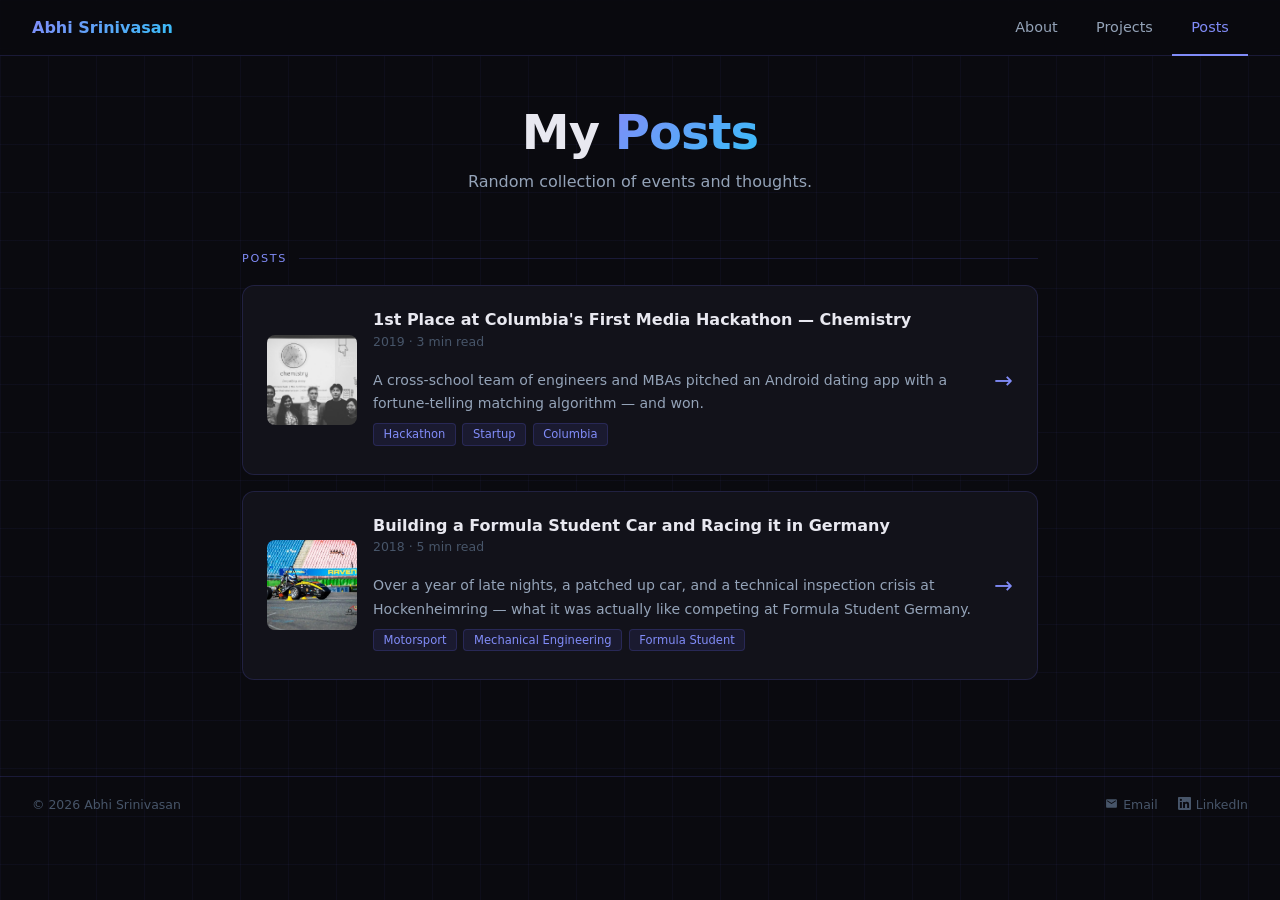
<file: blogs.html>
<!DOCTYPE html>
<html lang="en">
<head>
  <meta charset="UTF-8"/>
  <meta name="viewport" content="width=device-width, initial-scale=1.0"/>
  <title>Abhi Srinivasan – Posts</title>
  <link rel="stylesheet" href="style.css"/>
</head>
<body>

<nav>
  <a class="nav-brand" href="index.html">Abhi Srinivasan</a>
  <div class="nav-tabs">
    <a class="tab-btn" href="index.html">About</a>
    <a class="tab-btn" href="projects.html">Projects</a>
    <a class="tab-btn active" href="blogs.html">Posts</a>
  </div>
</nav>

<!-- BLOG LIST VIEW -->
<div class="page" id="blog-list">
  <div class="hero">
    <h1>My <span>Posts</span></h1>
    <p>Random collection of events and thoughts.</p>
  </div>

  <section>
    <div class="section-title">Posts</div>

    <!-- =============================================
         TO ADD A NEW BLOG POST:
         1. Copy one blog-card div below
         2. Update the data-id, title, date, summary
         3. Add matching post content in the #blog-post section at the bottom
         ============================================= -->

    <div class="blog-card" onclick="openPost('post-hackathon')">
      <div class="blog-card-inner">
        <img src="img/columbia_hackathon.jpg" alt="" class="blog-thumb"/>
        <div class="blog-card-heading">
          <div class="proj-title">1st Place at Columbia's First Media Hackathon — Chemistry</div>
          <div class="proj-meta">2019 · 3 min read</div>
        </div>
        <p class="blog-summary">A cross-school team of engineers and MBAs pitched an Android dating app with a fortune-telling matching algorithm — and won.</p>
        <div class="tag-row">
          <span class="tag">Hackathon</span><span class="tag">Startup</span><span class="tag">Columbia</span>
        </div>
        <div class="blog-arrow">→</div>
      </div>
    </div>

    <div class="blog-card" onclick="openPost('post-fsg')">
      <div class="blog-card-inner">
        <img src="img/fsg_pegasus.jpeg" alt="" class="blog-thumb"/>
        <div class="blog-card-heading">
          <div class="proj-title">Building a Formula Student Car and Racing it in Germany</div>
          <div class="proj-meta">2018 · 5 min read</div>
        </div>
        <p class="blog-summary">Over a year of late nights, a patched up car, and a technical inspection crisis at Hockenheimring — what it was actually like competing at Formula Student Germany.</p>
        <div class="tag-row">
          <span class="tag">Motorsport</span><span class="tag">Mechanical Engineering</span><span class="tag">Formula Student</span>
        </div>
        <div class="blog-arrow">→</div>
      </div>
    </div>

  </section>
</div>

<!-- BLOG POST VIEW (hidden by default) -->
<div class="page" id="blog-post" style="display:none;">
  <button class="back-btn" onclick="closePost()">← Back to Posts</button>

  <article id="post-content"></article>

  <div class="post-nav">
    <button class="post-nav-btn" id="btn-prev" onclick="navigatePost(-1)">← Previous</button>
    <button class="post-nav-btn" id="btn-next" onclick="navigatePost(1)">Next →</button>
  </div>
</div>

<!-- POST CONTENT TEMPLATES -->
<template id="post-hackathon">
  <div class="post-header">
    <div class="role">2019 · 3 min read</div>
    <h1>1st Place at Columbia's First <span>Media Hackathon</span></h1>
    <div class="tag-row" style="justify-content:center;margin-top:1rem;">
      <span class="tag">Hackathon</span><span class="tag">Startup</span><span class="tag">Columbia</span>
    </div>
  </div>
  <div class="post-body">
    <img src="img/columbia_hackathon.jpg" alt="Chemistry team at Columbia Hackathon" style="width:100%;border-radius:12px;margin-bottom:1.5rem;"/>

    <p>Columbia Business School and SEAS co-hosted their first Media Hackathon, bringing together students from across the university to pitch media and tech products in 24 hours. Our team — William Baek, Jamie Kim, and Maxwell Schilling from CBS, and Vigneswari M and I from SEAS — won 1st place in the Media category.</p>

    <h2>The Idea: Chemistry</h2>
    <p>We built <strong>Chemistry</strong> — a dating app aimed at South Asian and East Asian women in their mid-20s to early-30s who are looking for serious relationships, not just casual matches. The core insight was that existing dating apps felt culturally misaligned for this demographic: too casual, lacking privacy controls, and disconnected from community norms around matchmaking.</p>
    <p>Our tagline: <em>Demystifying destiny.</em></p>

    <h2>The Matching Algorithm</h2>
    <p>The differentiator was a fortune-telling-inspired matching algorithm — leaning into the cultural familiarity with astrology and destiny-based compatibility rather than fighting it. The idea was to wrap a data-driven compatibility engine in a narrative that felt familiar and trustworthy to the target user.</p>

    <h2>What We Built Around It</h2>
    <p>Beyond the algorithm hook, we designed the product around three real pain points:</p>
    <ul>
      <li><strong>Safety:</strong> Automatic message scanning to flag and prompt reporting of suspicious behavior, plus a no-show reporting feature for ghost dates.</li>
      <li><strong>Privacy:</strong> Age shown as a range, first-name-only display, and two-way confirmation before direct messaging.</li>
      <li><strong>Trust:</strong> Identity verification through Facebook, first-degree-of-separation filtering, and phone number verification.</li>
    </ul>

    <h2>Market Framing</h2>
    <p>We positioned Chemistry at the intersection of the $36B mystical services market and the $12B online dating market — both growing, and almost entirely untouched by the same product. The go-to-market was tight: a specific, underserved user who was already spending in both categories.</p>

    <h2>Takeaway</h2>
    <p>The cross-school collaboration was the real win. Having CBS teammates who could think through business model, user acquisition, and pitch narrative alongside SEAS engineers who could speak to technical feasibility made the pitch feel complete. It was a good reminder that the best hackathon teams aren't the most homogeneous — they're the most complementary.</p>
  </div>
</template>

<template id="post-fsg">
  <div class="post-header">
    <div class="role">2018 · 5 min read</div>
    <h1>Building a Formula Student Car and <span>Racing it in Germany</span></h1>
    <div class="tag-row" style="justify-content:center;margin-top:1rem;">
      <span class="tag">Motorsport</span><span class="tag">Mechanical Engineering</span><span class="tag">Formula Student</span>
    </div>
  </div>
  <div class="post-body">
    <img src="img/fsg_pegasus.jpeg" alt="Pegasus Racing at Formula Student Germany, Hockenheimring" style="width:100%;border-radius:12px;margin-bottom:1.5rem;"/>

    <p>I joined <strong>Pegasus Racing</strong> — my college's Formula Student team — in July 2015, not really knowing what I was getting into. What followed was over a year of working on a car from 7 to 11 pm almost every day after class, learning more in that workshop than I did in any lecture hall.</p>

    <p>Formula Student is a student engineering competition where teams design, build, and race a small open-wheel car. Every year we'd start from scratch (or close to it), targeting improvements in weight, performance, and reliability over the previous season. About 25 core members would start each year — and by the time competition season rolled around, more than half had dropped out, unable to juggle the hours with their coursework. I stayed.</p>

    <h2>Formula Student Germany at Hockenheimring</h2>
    <p>The season culminated at <strong>Formula Student Germany</strong> — one of the biggest FSG events in the world, held at the Hockenheimring circuit. Getting there was surreal. Competing on a track that hosts professional motorsport, against teams from universities across Europe and beyond, with a car we'd built by hand.</p>

    <p>But before you race, you have to pass Technical Inspection — and TI is brutal. Every system on the car has to meet strict regulations, and the scrutineers know exactly what they're looking for. We hit a wall early: the head restraint had to be repositioned to satisfy the PERCY template (a safety check for driver head protection), which meant the air intake — mounted just behind the driver's head — would have to move too. Repositioning the intake mid-event is a major rework job, and we were already tight on time.</p>

    <p>We spent a couple of hours in the paddock going through alternatives. Could we adjust the seat position? Modify the roll hoop mounting? Shim the restraint? Eventually we found an approach that satisfied the template geometry without touching the intake — a combination of minor adjustments that weren't obvious individually but worked together. The scrutineer signed it off and we made it through.</p>

    <h2>What I Took Away</h2>
    <p>The technical skills — CAD, FEA, fabrication — were valuable, but the bigger lessons were about how engineering actually works under pressure. Designs look clean in Solidworks. They rarely look clean at 10 pm in a paddock with a scrutineer waiting. The ability to look at a problem from a different angle when the obvious solution is off the table is something I didn't fully appreciate until I had to do it for real.</p>

    <p>Three years on a racing team also taught me something about commitment. The attrition wasn't because people weren't capable — it was because the work was relentless and the rewards were slow. Learning to stay engaged through that grind, and to find genuine satisfaction in the process rather than just the result, has been useful in almost everything I've done since.</p>
  </div>
</template>

<script>
  const POST_ORDER = ['post-hackathon', 'post-fsg'];
  let currentPostIndex = -1;

  function openPost(id) {
    const tpl = document.getElementById(id);
    if (!tpl) return;
    currentPostIndex = POST_ORDER.indexOf(id);
    document.getElementById('post-content').innerHTML = tpl.innerHTML;
    document.getElementById('blog-list').style.display = 'none';
    document.getElementById('blog-post').style.display = 'block';
    updateNavButtons();
    window.scrollTo(0, 0);
  }

  function closePost() {
    document.getElementById('blog-post').style.display = 'none';
    document.getElementById('blog-list').style.display = 'block';
    window.scrollTo(0, 0);
  }

  function navigatePost(direction) {
    const next = currentPostIndex + direction;
    if (next >= 0 && next < POST_ORDER.length) openPost(POST_ORDER[next]);
  }

  function updateNavButtons() {
    document.getElementById('btn-prev').style.visibility = currentPostIndex > 0 ? 'visible' : 'hidden';
    document.getElementById('btn-next').style.visibility = currentPostIndex < POST_ORDER.length - 1 ? 'visible' : 'hidden';
  }
</script>

<footer>
  <span class="footer-copy">© 2026 Abhi Srinivasan</span>
  <div class="footer-links">
    <a href="mailto:abhinandan96is@gmail.com"><svg xmlns="http://www.w3.org/2000/svg" width="13" height="13" viewBox="0 0 24 24" fill="currentColor" style="vertical-align:-1px;margin-right:5px;"><path d="M20 4H4c-1.1 0-2 .9-2 2v12c0 1.1.9 2 2 2h16c1.1 0 2-.9 2-2V6c0-1.1-.9-2-2-2zm0 4-8 5-8-5V6l8 5 8-5v2z"/></svg>Email</a>
    <a href="https://www.linkedin.com/in/abhinandan14/" target="_blank"><svg xmlns="http://www.w3.org/2000/svg" width="13" height="13" viewBox="0 0 24 24" fill="currentColor" style="vertical-align:-1px;margin-right:5px;"><path d="M20.447 20.452h-3.554v-5.569c0-1.328-.027-3.037-1.852-3.037-1.853 0-2.136 1.445-2.136 2.939v5.667H9.351V9h3.414v1.561h.046c.477-.9 1.637-1.85 3.37-1.85 3.601 0 4.267 2.37 4.267 5.455v6.286zM5.337 7.433a2.062 2.062 0 0 1-2.063-2.065 2.064 2.064 0 1 1 2.063 2.065zm1.782 13.019H3.555V9h3.564v11.452zM22.225 0H1.771C.792 0 0 .774 0 1.729v20.542C0 23.227.792 24 1.771 24h20.451C23.2 24 24 23.227 24 22.271V1.729C24 .774 23.2 0 22.222 0h.003z"/></svg>LinkedIn</a>
  </div>
</footer>

</body>
</html>
</file>
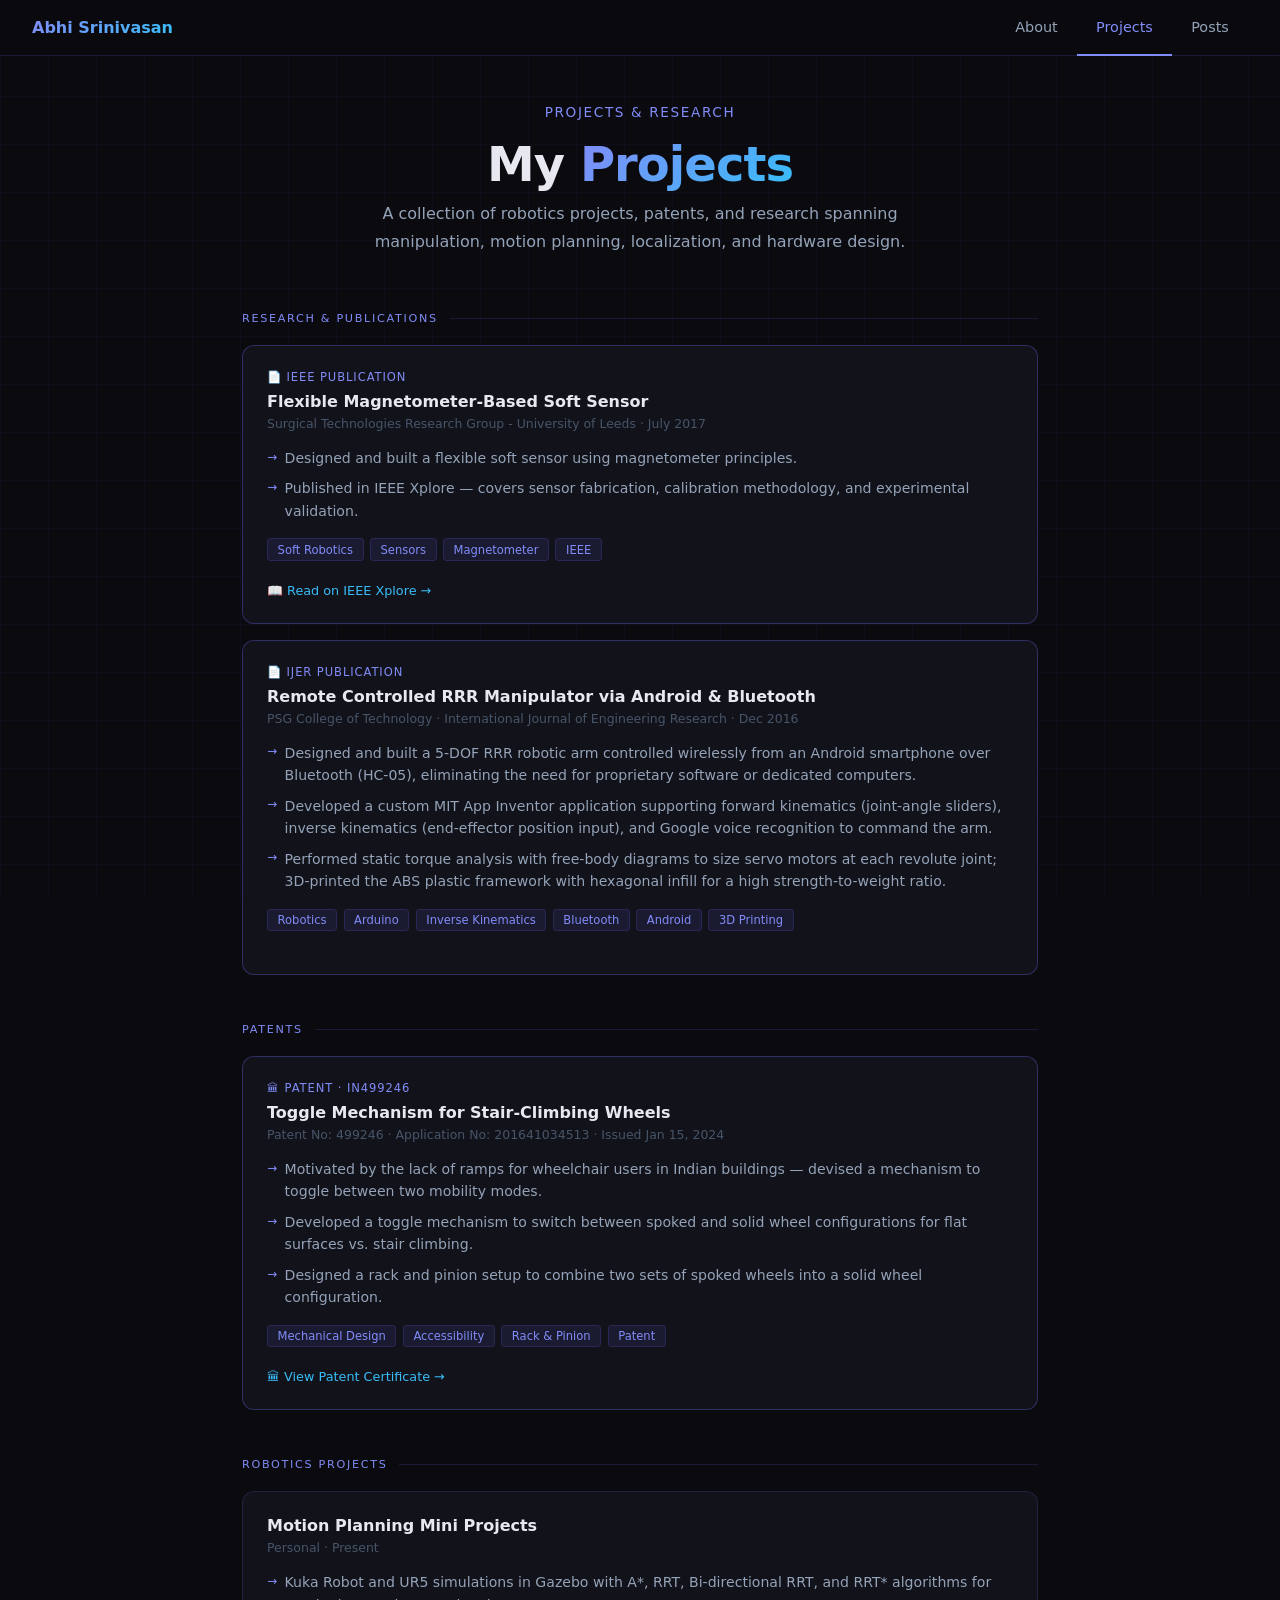
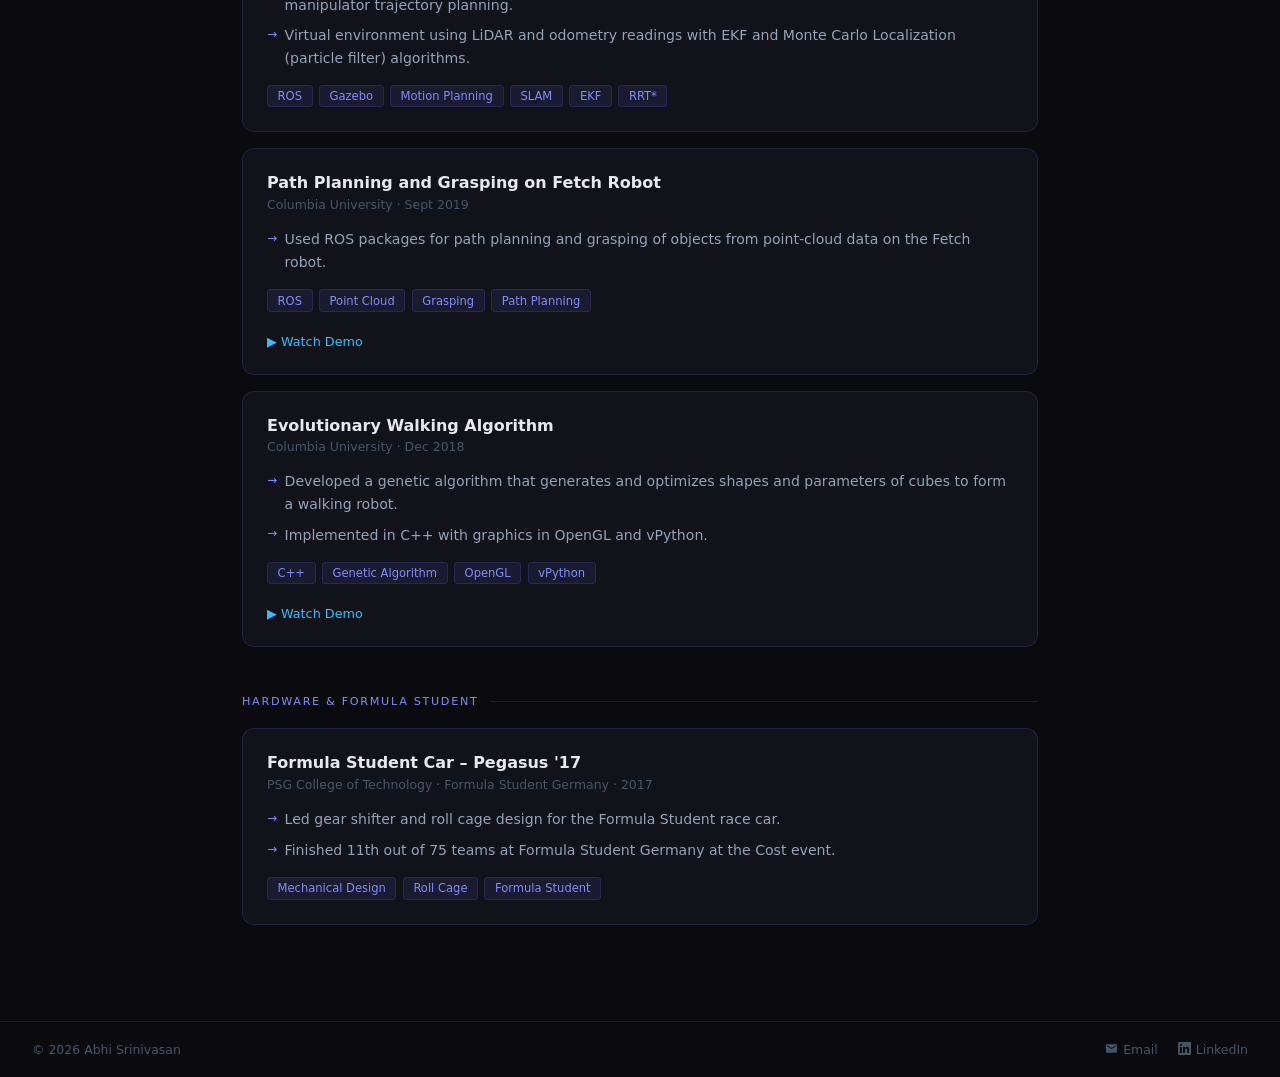
<file: projects.html>
<!DOCTYPE html>
<html lang="en">
<head>
  <meta charset="UTF-8"/>
  <meta name="viewport" content="width=device-width, initial-scale=1.0"/>
  <title>Abhi Srinivasan – Projects</title>
  <link rel="stylesheet" href="style.css"/>
</head>
<body>

<nav>
  <a class="nav-brand" href="index.html">Abhi Srinivasan</a>
  <div class="nav-tabs">
    <a class="tab-btn" href="index.html">About</a>
    <a class="tab-btn active" href="projects.html">Projects</a>
    <a class="tab-btn" href="blogs.html">Posts</a>
  </div>
</nav>

<div class="page">

  <div class="hero">
    <div class="role">Projects & Research</div>
    <h1>My <span>Projects</span></h1>
    <p>A collection of robotics projects, patents, and research spanning manipulation, motion planning, localization, and hardware design.</p>
  </div>

  <section>
    <div class="section-title">Research & Publications</div>

    <!-- IEEE Paper -->
    <div class="proj-card featured">
      <div class="proj-badge">📄 IEEE Publication</div>
      <div class="proj-title">Flexible Magnetometer-Based Soft Sensor</div>
      <div class="proj-meta">Surgical Technologies Research Group - University of Leeds · July 2017</div>
      <ul class="bullets">
        <li>Designed and built a flexible soft sensor using magnetometer principles.</li>
        <li>Published in IEEE Xplore — covers sensor fabrication, calibration methodology, and experimental validation.</li>
      </ul>
      <div class="tag-row">
        <span class="tag">Soft Robotics</span><span class="tag">Sensors</span><span class="tag">Magnetometer</span><span class="tag">IEEE</span>
      </div>
      <br/>
      <a class="proj-link" href="https://ieeexplore.ieee.org/document/8234097" target="_blank">📖 Read on IEEE Xplore →</a>
    </div>

    <!-- IJER Paper -->
    <div class="proj-card featured">
      <div class="proj-badge">📄 IJER Publication</div>
      <div class="proj-title">Remote Controlled RRR Manipulator via Android & Bluetooth</div>
      <div class="proj-meta">PSG College of Technology · International Journal of Engineering Research · Dec 2016</div>
      <ul class="bullets">
        <li>Designed and built a 5-DOF RRR robotic arm controlled wirelessly from an Android smartphone over Bluetooth (HC-05), eliminating the need for proprietary software or dedicated computers.</li>
        <li>Developed a custom MIT App Inventor application supporting forward kinematics (joint-angle sliders), inverse kinematics (end-effector position input), and Google voice recognition to command the arm.</li>
        <li>Performed static torque analysis with free-body diagrams to size servo motors at each revolute joint; 3D-printed the ABS plastic framework with hexagonal infill for a high strength-to-weight ratio.</li>
      </ul>
      <div class="tag-row">
        <span class="tag">Robotics</span><span class="tag">Arduino</span><span class="tag">Inverse Kinematics</span><span class="tag">Bluetooth</span><span class="tag">Android</span><span class="tag">3D Printing</span>
      </div>
      <br/>
    </div>
  </section>

  <section>
    <div class="section-title">Patents</div>

    <div class="proj-card featured">
      <div class="proj-badge">🏛 Patent · IN499246</div>
      <div class="proj-title">Toggle Mechanism for Stair-Climbing Wheels</div>
      <div class="proj-meta">Patent No: 499246 · Application No: 201641034513 · Issued Jan 15, 2024</div>
      <ul class="bullets">
        <li>Motivated by the lack of ramps for wheelchair users in Indian buildings — devised a mechanism to toggle between two mobility modes.</li>
        <li>Developed a toggle mechanism to switch between spoked and solid wheel configurations for flat surfaces vs. stair climbing.</li>
        <li>Designed a rack and pinion setup to combine two sets of spoked wheels into a solid wheel configuration.</li>
      </ul>
      <div class="tag-row">
        <span class="tag">Mechanical Design</span><span class="tag">Accessibility</span><span class="tag">Rack & Pinion</span><span class="tag">Patent</span>
      </div>
      <br/>
      <a class="proj-link" onclick="openPatent()" style="cursor:pointer;">🏛 View Patent Certificate →</a>
    </div>
  </section>

  <!-- Patent lightbox -->
  <div id="patent-modal" onclick="closePatent()" style="display:none;position:fixed;inset:0;background:rgba(0,0,0,0.8);z-index:1000;display:none;align-items:center;justify-content:center;padding:2rem;">
    <img src="img/Patent.png" alt="Patent Certificate IN499246" style="max-width:90vw;max-height:90vh;border-radius:8px;box-shadow:0 8px 40px rgba(0,0,0,0.6);"/>
  </div>

  <script>
    function openPatent() {
      const m = document.getElementById('patent-modal');
      m.style.display = 'flex';
      document.body.style.overflow = 'hidden';
    }
    function closePatent() {
      document.getElementById('patent-modal').style.display = 'none';
      document.body.style.overflow = '';
    }
    document.addEventListener('keydown', e => { if (e.key === 'Escape') closePatent(); });
  </script>

  <section>
    <div class="section-title">Robotics Projects</div>

    <div class="proj-card">
      <div class="proj-title">Motion Planning Mini Projects</div>
      <div class="proj-meta">Personal · Present</div>
      <ul class="bullets">
        <li>Kuka Robot and UR5 simulations in Gazebo with A*, RRT, Bi-directional RRT, and RRT* algorithms for manipulator trajectory planning.</li>
        <li>Virtual environment using LiDAR and odometry readings with EKF and Monte Carlo Localization (particle filter) algorithms.</li>
      </ul>
      <div class="tag-row">
        <span class="tag">ROS</span><span class="tag">Gazebo</span><span class="tag">Motion Planning</span>
        <span class="tag">SLAM</span><span class="tag">EKF</span><span class="tag">RRT*</span>
      </div>
    </div>

    <div class="proj-card">
      <div class="proj-title">Path Planning and Grasping on Fetch Robot</div>
      <div class="proj-meta">Columbia University · Sept 2019</div>
      <ul class="bullets">
        <li>Used ROS packages for path planning and grasping of objects from point-cloud data on the Fetch robot.</li>
      </ul>
      <div class="tag-row">
        <span class="tag">ROS</span><span class="tag">Point Cloud</span><span class="tag">Grasping</span><span class="tag">Path Planning</span>
      </div>
      <br/>
      <a class="proj-link" href="https://www.youtube.com/watch?v=X5z-h0o_znU" target="_blank">▶ Watch Demo</a>
    </div>

    <div class="proj-card">
      <div class="proj-title">Evolutionary Walking Algorithm</div>
      <div class="proj-meta">Columbia University · Dec 2018</div>
      <ul class="bullets">
        <li>Developed a genetic algorithm that generates and optimizes shapes and parameters of cubes to form a walking robot.</li>
        <li>Implemented in C++ with graphics in OpenGL and vPython.</li>
      </ul>
      <div class="tag-row">
        <span class="tag">C++</span><span class="tag">Genetic Algorithm</span><span class="tag">OpenGL</span><span class="tag">vPython</span>
      </div>
      <br/>
      <a class="proj-link" href="https://youtube.com/playlist?list=PL1DOd84A2Lo3k_6cEgtoZayA2qIsmCXnp" target="_blank">▶ Watch Demo</a>
    </div>

  </section>

  <section>
    <div class="section-title">Hardware & Formula Student</div>

    <div class="proj-card">
      <div class="proj-title">Formula Student Car – Pegasus '17</div>
      <div class="proj-meta">PSG College of Technology · Formula Student Germany · 2017</div>
      <ul class="bullets">
        <li>Led gear shifter and roll cage design for the Formula Student race car.</li>
        <li>Finished 11th out of 75 teams at Formula Student Germany at the Cost event.</li>
      </ul>
      <div class="tag-row">
        <span class="tag">Mechanical Design</span><span class="tag">Roll Cage</span><span class="tag">Formula Student</span>
      </div>
    </div>

  </section>
</div>

<footer>
  <span class="footer-copy">© 2026 Abhi Srinivasan</span>
  <div class="footer-links">
    <a href="mailto:abhinandan96is@gmail.com"><svg xmlns="http://www.w3.org/2000/svg" width="13" height="13" viewBox="0 0 24 24" fill="currentColor" style="vertical-align:-1px;margin-right:5px;"><path d="M20 4H4c-1.1 0-2 .9-2 2v12c0 1.1.9 2 2 2h16c1.1 0 2-.9 2-2V6c0-1.1-.9-2-2-2zm0 4-8 5-8-5V6l8 5 8-5v2z"/></svg>Email</a>
    <a href="https://www.linkedin.com/in/abhinandan14/" target="_blank"><svg xmlns="http://www.w3.org/2000/svg" width="13" height="13" viewBox="0 0 24 24" fill="currentColor" style="vertical-align:-1px;margin-right:5px;"><path d="M20.447 20.452h-3.554v-5.569c0-1.328-.027-3.037-1.852-3.037-1.853 0-2.136 1.445-2.136 2.939v5.667H9.351V9h3.414v1.561h.046c.477-.9 1.637-1.85 3.37-1.85 3.601 0 4.267 2.37 4.267 5.455v6.286zM5.337 7.433a2.062 2.062 0 0 1-2.063-2.065 2.064 2.064 0 1 1 2.063 2.065zm1.782 13.019H3.555V9h3.564v11.452zM22.225 0H1.771C.792 0 0 .774 0 1.729v20.542C0 23.227.792 24 1.771 24h20.451C23.2 24 24 23.227 24 22.271V1.729C24 .774 23.2 0 22.222 0h.003z"/></svg>LinkedIn</a>
  </div>
</footer>

</body>
</html>
</file>
<file: style.css>
*{margin:0;padding:0;box-sizing:border-box;}
:root{
  --bg:#0a0a0f;--surface:#12121a;--border:rgba(99,102,241,0.18);
  --accent:#818cf8;--accent2:#38bdf8;--text:#e8e8f0;--muted:#94a3b8;--dim:#475569;
}
body{background:var(--bg);color:var(--text);font-family:'Segoe UI',system-ui,sans-serif;min-height:100vh;}
body::before{
  content:'';position:fixed;inset:0;
  background-image:linear-gradient(rgba(99,102,241,0.05) 1px,transparent 1px),
    linear-gradient(90deg,rgba(99,102,241,0.05) 1px,transparent 1px);
  background-size:48px 48px;pointer-events:none;z-index:0;
}

/* NAV */
nav{position:sticky;top:0;z-index:100;background:rgba(10,10,15,0.85);backdrop-filter:blur(12px);
  border-bottom:1px solid var(--border);display:flex;align-items:center;justify-content:space-between;
  padding:0 2rem;height:56px;}
.nav-brand{font-weight:700;font-size:1rem;text-decoration:none;
  background:linear-gradient(135deg,var(--accent),var(--accent2));
  -webkit-background-clip:text;-webkit-text-fill-color:transparent;background-clip:text;}
.nav-tabs{display:flex;gap:0;}
.tab-btn{background:none;border:none;border-bottom:2px solid transparent;color:var(--muted);
  font-size:0.9rem;padding:0 1.2rem;height:56px;cursor:pointer;text-decoration:none;
  display:flex;align-items:center;transition:all 0.2s;font-family:inherit;}
.tab-btn:hover{color:var(--text);}
.tab-btn.active{color:var(--accent);border-bottom-color:var(--accent);}

/* PAGE */
.page{max-width:860px;margin:0 auto;padding:3rem 2rem;position:relative;z-index:1;}

/* HERO */
.hero{text-align:center;margin-bottom:3.5rem;animation:fadeUp 0.7s ease both;}
.hero h1{font-size:clamp(2rem,5vw,3rem);font-weight:700;letter-spacing:-0.02em;margin-bottom:0.5rem;}
.hero h1 span{background:linear-gradient(135deg,var(--accent),var(--accent2));
  -webkit-background-clip:text;-webkit-text-fill-color:transparent;background-clip:text;}
.hero .role{color:var(--accent);font-size:0.85rem;letter-spacing:0.12em;text-transform:uppercase;margin-bottom:1rem;}
.hero p{color:var(--muted);line-height:1.75;max-width:600px;margin:0 auto 1.5rem;}
.hero-links{display:flex;gap:0.75rem;justify-content:center;flex-wrap:wrap;}
.pill{font-size:0.8rem;padding:0.35rem 0.9rem;border-radius:999px;border:1px solid var(--border);
  color:var(--muted);text-decoration:none;transition:all 0.2s;}
.pill:hover{border-color:var(--accent);color:var(--accent);}

/* SECTION */
section{margin-bottom:3rem;animation:fadeUp 0.6s ease both;}
.section-title{font-size:0.7rem;letter-spacing:0.15em;text-transform:uppercase;color:var(--accent);
  margin-bottom:1.25rem;display:flex;align-items:center;gap:0.75rem;}
.section-title::after{content:'';flex:1;height:1px;background:var(--border);}

/* EXPERIENCE CARD */
.card{background:var(--surface);border:1px solid var(--border);border-radius:12px;
  padding:1.5rem;margin-bottom:1rem;transition:border-color 0.2s;}
.card:hover{border-color:rgba(99,102,241,0.4);}
.card-header{display:flex;justify-content:space-between;align-items:flex-start;flex-wrap:wrap;gap:0.5rem;margin-bottom:0.5rem;}
.card-title{font-size:1rem;font-weight:600;}
.card-sub{font-size:0.85rem;color:var(--accent);margin-bottom:0.25rem;}
.card-date{font-size:0.78rem;color:var(--dim);white-space:nowrap;}
.card-location{font-size:0.78rem;color:var(--dim);}
.company-logo{display:block;width:48px;height:48px;min-width:48px;max-width:48px;min-height:48px;max-height:48px;object-fit:contain;border-radius:8px;flex-shrink:0;background:var(--surface);}
/* SKILLS */
.skills-grid{display:grid;grid-template-columns:repeat(auto-fit,minmax(180px,1fr));gap:1rem;}
.skill-group h4{font-size:0.75rem;color:var(--accent);letter-spacing:0.08em;text-transform:uppercase;margin-bottom:0.5rem;}
.skill-group p{font-size:0.85rem;color:var(--muted);line-height:1.7;}

/* PROJECT CARD */
.proj-card{background:var(--surface);border:1px solid var(--border);border-radius:12px;
  padding:1.5rem;margin-bottom:1rem;transition:border-color 0.2s;}
.proj-card:hover{border-color:rgba(56,189,248,0.4);}
.proj-card.featured{border-color:rgba(99,102,241,0.35);}
.proj-card.featured:hover{border-color:var(--accent);}
.proj-badge{font-size:0.72rem;color:var(--accent);letter-spacing:0.08em;text-transform:uppercase;margin-bottom:0.5rem;}
.proj-title{font-size:1rem;font-weight:600;margin-bottom:0.3rem;}
.proj-meta{font-size:0.78rem;color:var(--dim);margin-bottom:0.75rem;}
.proj-link{font-size:0.8rem;color:var(--accent2);text-decoration:none;}
.proj-link:hover{text-decoration:underline;}

/* SHARED BULLETS & TAGS */
ul.bullets{list-style:none;padding:0;margin-top:0.75rem;}
ul.bullets li{font-size:0.88rem;color:var(--muted);padding:0.25rem 0 0.25rem 1.1rem;
  position:relative;line-height:1.6;}
ul.bullets li::before{content:'→';position:absolute;left:0;color:var(--accent);font-size:0.75rem;top:0.3rem;}
.tag-row{display:flex;flex-wrap:wrap;gap:0.4rem;margin-top:0.75rem;}
.tag{font-size:0.72rem;padding:0.2rem 0.6rem;border-radius:4px;background:rgba(99,102,241,0.1);
  color:var(--accent);border:1px solid rgba(99,102,241,0.2);}

/* BLOG CARD */
.blog-card{background:var(--surface);border:1px solid var(--border);border-radius:12px;
  padding:1.5rem;margin-bottom:1rem;cursor:pointer;transition:border-color 0.2s,transform 0.15s;}
.blog-card:hover{border-color:rgba(99,102,241,0.5);transform:translateY(-2px);}
.blog-card-inner{display:grid;grid-template-columns:90px 1fr auto;column-gap:1rem;row-gap:0.25rem;align-items:start;}
.blog-card-inner .blog-thumb{grid-column:1;grid-row:1/5;align-self:center;}
.blog-card-heading{grid-column:2;grid-row:1;}
.blog-card-inner .blog-summary{grid-column:2;grid-row:2;margin-top:0.25rem;}
.blog-card-inner .tag-row{grid-column:2;grid-row:3;margin-top:0.25rem;}
.blog-arrow{grid-column:3;grid-row:1/5;align-self:center;}
.blog-summary{font-size:0.88rem;color:var(--muted);line-height:1.65;margin-top:0.5rem;}
.blog-arrow{font-size:1.4rem;color:var(--accent);flex-shrink:0;transition:transform 0.2s;}
.blog-card:hover .blog-arrow{transform:translateX(4px);}
.blog-thumb{display:block;width:90px;height:90px;min-width:90px;max-width:90px;object-fit:cover;border-radius:8px;flex-shrink:0;}

/* BACK BUTTON */
.back-btn{background:none;border:1px solid var(--border);color:var(--muted);
  padding:0.4rem 1rem;border-radius:8px;cursor:pointer;font-size:0.85rem;font-family:inherit;
  margin-bottom:2rem;display:inline-block;transition:all 0.2s;}
.back-btn:hover{border-color:var(--accent);color:var(--accent);}

/* POST PREV / NEXT NAV */
.post-nav{display:flex;justify-content:space-between;margin-top:3rem;padding-top:2rem;
  border-top:1px solid var(--border);}
.post-nav-btn{background:none;border:1px solid var(--border);color:var(--muted);
  padding:0.5rem 1.2rem;border-radius:8px;cursor:pointer;font-size:0.85rem;font-family:inherit;
  transition:all 0.2s;}
.post-nav-btn:hover{border-color:var(--accent);color:var(--accent);}

/* BLOG POST CONTENT */
.post-header{text-align:center;margin-bottom:3rem;}
.post-header .role{color:var(--accent);font-size:0.85rem;letter-spacing:0.12em;
  text-transform:uppercase;margin-bottom:1rem;}
.post-header h1{font-size:clamp(1.8rem,4vw,2.6rem);font-weight:700;letter-spacing:-0.02em;}
.post-header h1 span{background:linear-gradient(135deg,var(--accent),var(--accent2));
  -webkit-background-clip:text;-webkit-text-fill-color:transparent;background-clip:text;}
.post-body{max-width:680px;margin:0 auto;}
.post-body p{color:var(--muted);line-height:1.85;margin-bottom:1.25rem;font-size:0.97rem;}
.post-body h2{font-size:1.2rem;font-weight:600;margin:2rem 0 0.75rem;color:var(--text);}
.post-body pre{background:var(--surface);border:1px solid var(--border);border-radius:8px;
  padding:1rem;overflow-x:auto;margin:1rem 0;}
.post-body code{font-size:0.85rem;color:var(--accent2);font-family:'Courier New',monospace;}

/* FOOTER */
footer{border-top:1px solid var(--border);padding:1.25rem 2rem;display:flex;justify-content:space-between;align-items:center;position:relative;z-index:1;}
.footer-copy{font-size:0.78rem;color:var(--dim);}
.footer-links{display:flex;gap:1.25rem;}
.footer-links a{font-size:0.78rem;color:var(--dim);text-decoration:none;transition:color 0.2s;}
.footer-links a:hover{color:var(--accent);}

@keyframes fadeUp{from{opacity:0;transform:translateY(16px);}to{opacity:1;transform:translateY(0);}}

@media(max-width:600px){
  .company-logo{width:36px;height:36px;min-width:36px;max-width:36px;min-height:36px;max-height:36px;}
  .blog-card-inner{grid-template-columns:56px 1fr auto;column-gap:0.75rem;row-gap:0.4rem;}
  .blog-card-inner .blog-thumb{width:56px;height:56px;min-width:56px;max-width:56px;grid-column:1;grid-row:1;}
  .blog-card-heading{grid-column:2;grid-row:1;}
  .blog-card-inner .blog-summary{grid-column:1/3;grid-row:2;}
  .blog-card-inner .tag-row{grid-column:1/3;grid-row:3;}
  .blog-arrow{grid-column:3;grid-row:1/4;align-self:center;}
}
</file>
